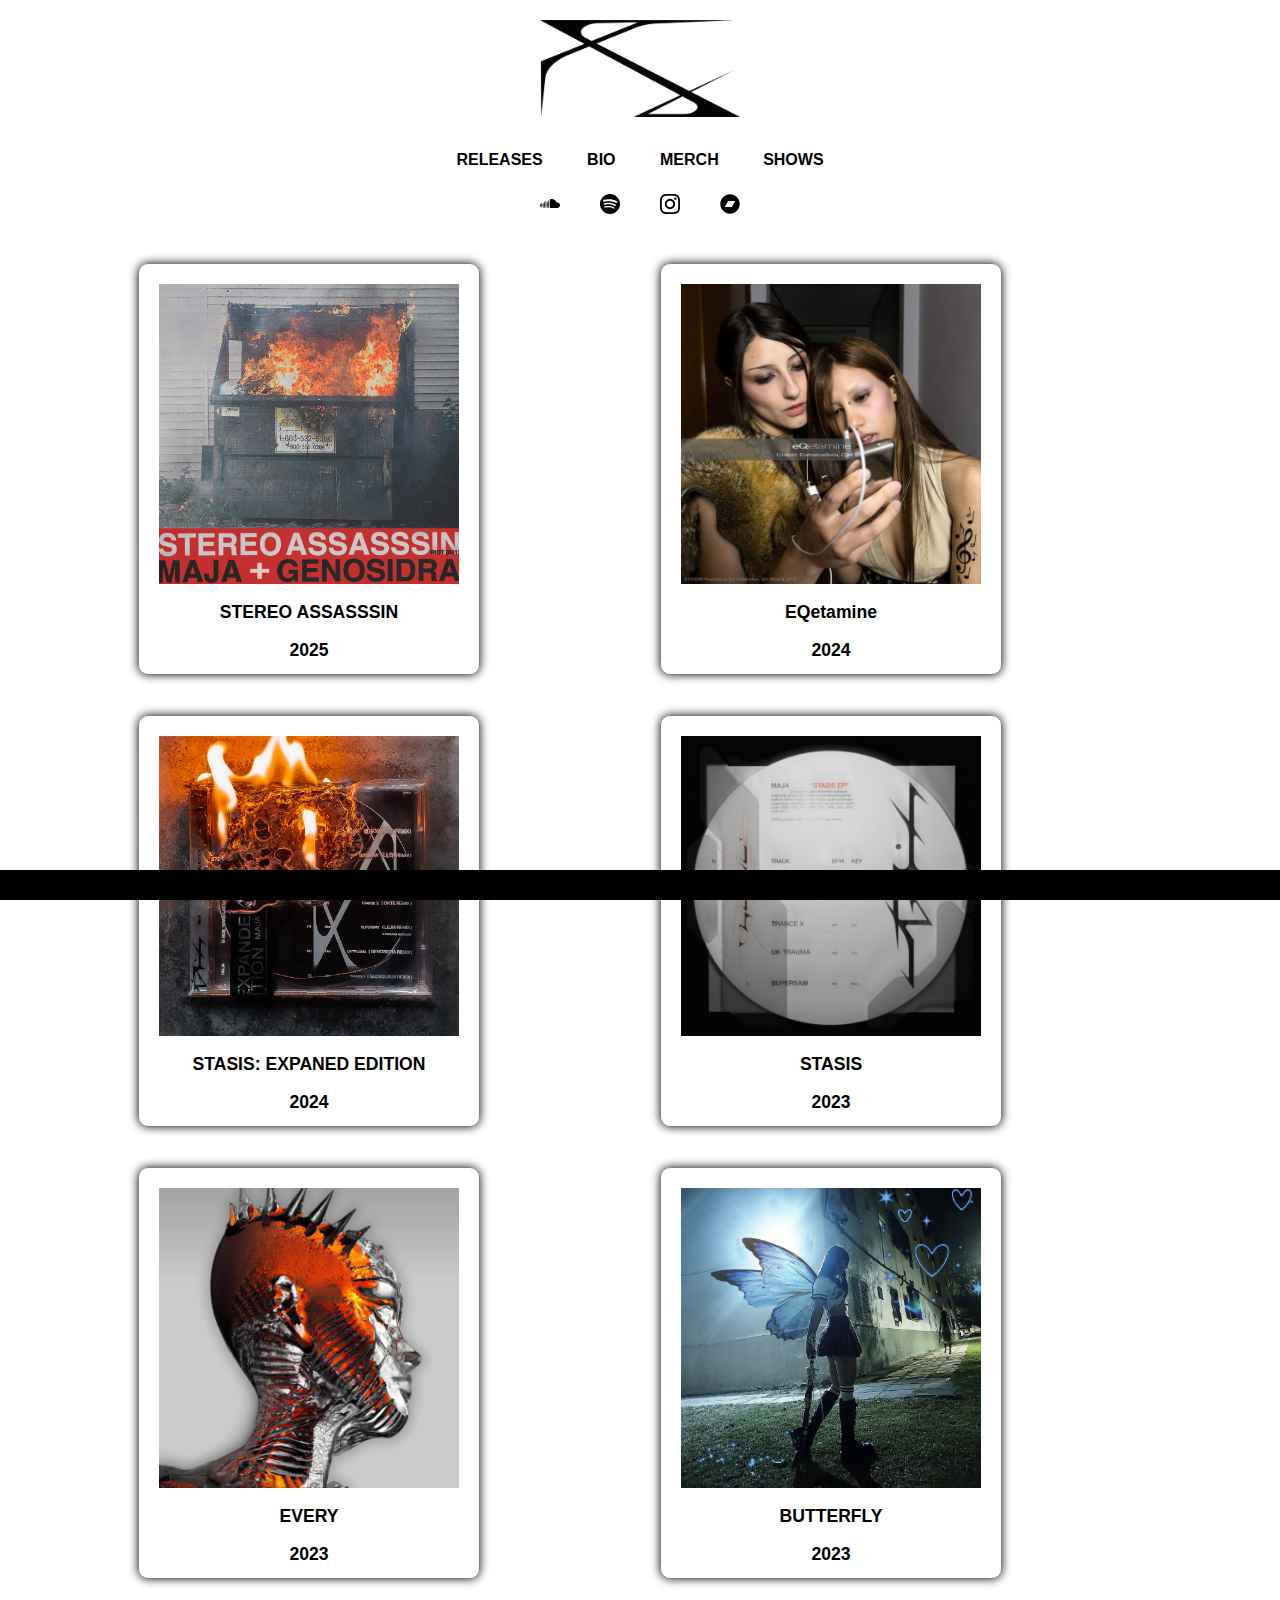
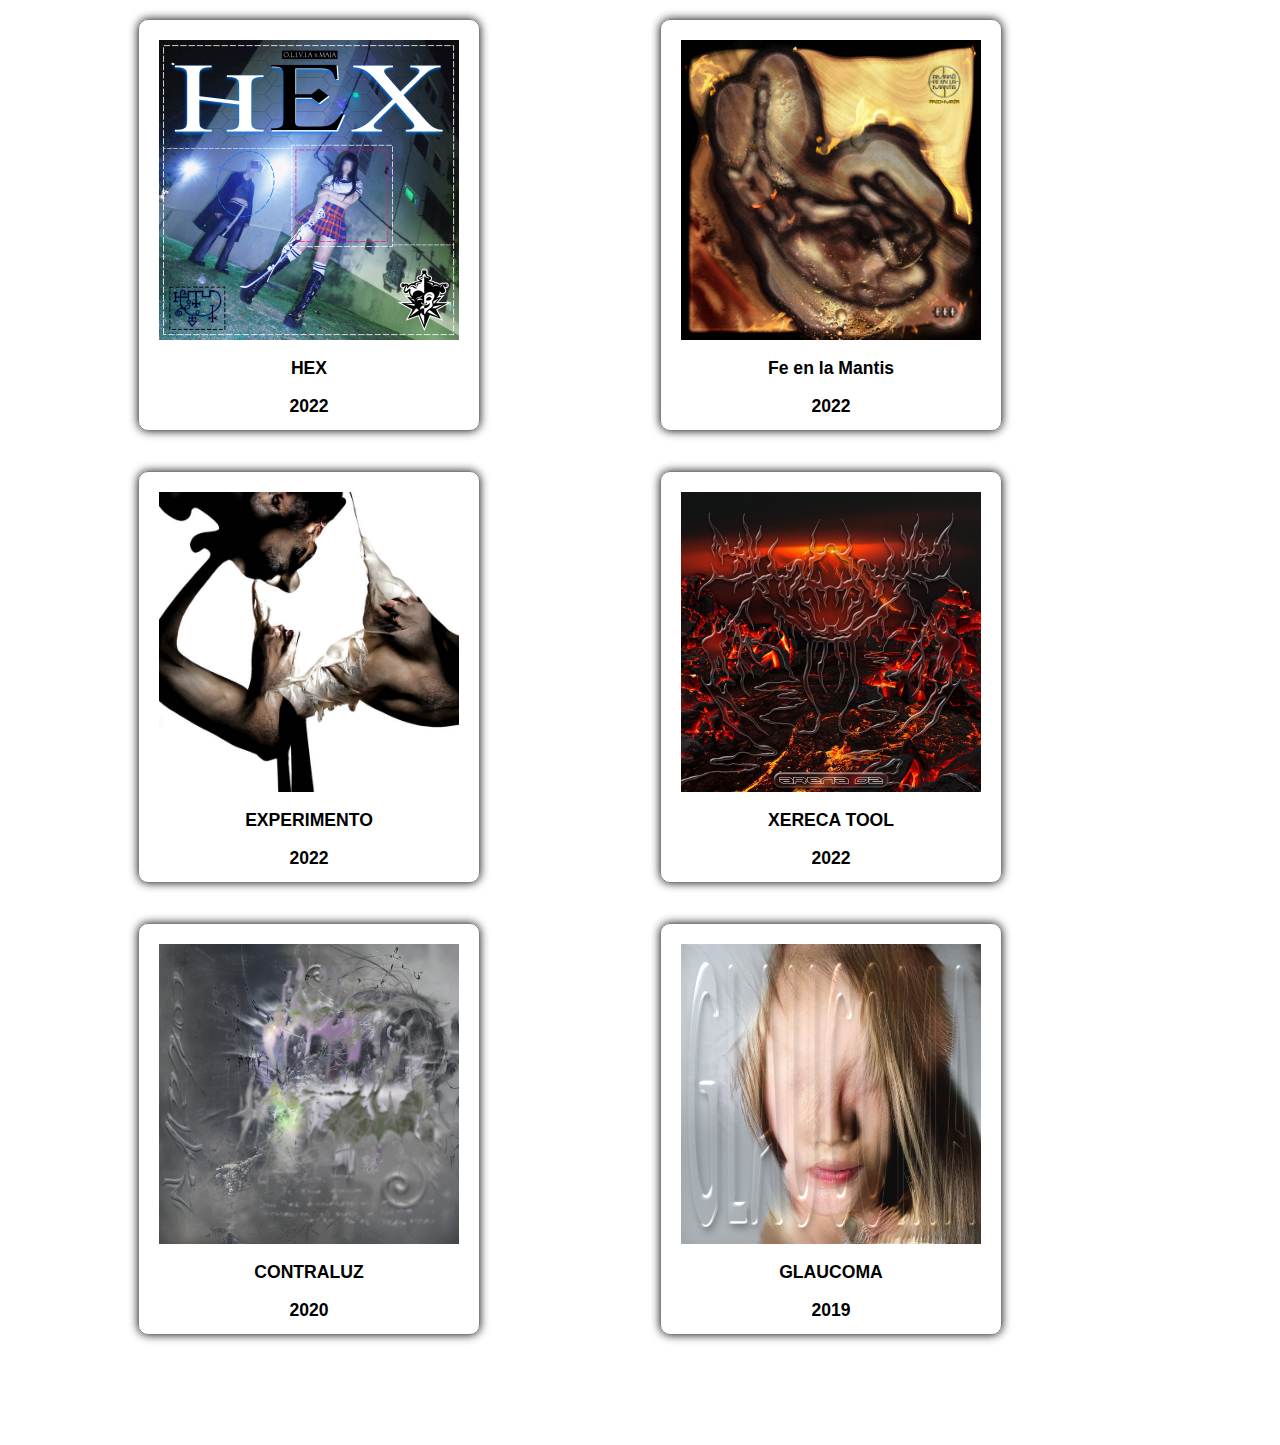
<file: index.html>
<!DOCTYPE html>
<html lang="en">

<head>
    <meta charset="UTF-8">
    <meta http-equiv="X-UA-Compatible" content="IE=edge">
    <meta name="viewport" content="width=device-width, initial-scale=1.0">
    <title>MAJA | LIVE SERVER</title>
    <link rel="stylesheet" href="styles/releases.css">
    <link rel="icon" href="assets/LOGOS STASIS/Asset 6.png" type="image/png">

    <script>
        fetch("navbar.html")
            .then(response => response.text())
            .then(data => document.getElementById("navbar").innerHTML = data);
        fetch("footer.html")
            .then(response => response.text())
            .then(data => document.getElementById("footer").innerHTML = data);
    </script>
</head>


<body>
    
    <div class="navbar" id="navbar"></div>
    <div class="container">
        <div class="container-content">
            <div class="release" onclick="window.location.href='https://open.spotify.com/intl-es/album/7IgV41jL5jpoZ2rYWiJr19'">
                <div class="release-image">
                    <img src="assets/ARTWORK RELEASES/STEREO ASSASSIN COVER.jpg" alt="STASIS">
                </div>
                <div class="release-text">
                    <p>STEREO ASSASSSIN</p>
                    <p>2025</p>
                </div>
            </div>
            <div class="release" onclick="window.location.href='https://open.spotify.com/intl-es/track/7q42Bh1YaRw8hELZZl1zbg'">
                <div class="release-image">
                    <img src="assets/ARTWORK RELEASES/EQ, Estratosfera, Qiri, MAJA, OKTE - EQetamine.jpg" alt="STASIS">
                </div>
                <div class="release-text">
                    <p>EQetamine</p>
                    <p>2024</p>
                </div>
            </div>
            <div class="release" onclick="window.location.href='https://open.spotify.com/intl-es/album/3H49f2gQ8FVy4GzblzWBVK'">
                <div class="release-image">
                    <img src="assets/ARTWORK RELEASES/MAJA - STASIS XPANDED EDITION.jpg" alt="STASIS">
                </div>
                <div class="release-text">
                    <p>STASIS: EXPANED EDITION</p>
                    <p>2024</p>
                </div>
            </div>
            <div class="release" onclick="window.location.href='https://open.spotify.com/intl-es/album/3nxifpWkYudPkeBSEzcDRc'">
                <div class="release-image">
                    <img src="assets/ARTWORK RELEASES/MAJA - STASIS EP COVER.jpg" alt="STASIS">
                </div>
                <div class="release-text">
                    <p>STASIS</p>
                    <p>2023</p>
                </div>
            </div>
            <div class="release" onclick="window.location.href='https://open.spotify.com/intl-es/album/7Iv6MDlDZODAF56AJ29BzE'">
                <div class="release-image">
                    <img src="assets/ARTWORK RELEASES/MAJA, OKTE - EVERY.jpg " alt="STASIS">
                </div>
                <div class="release-text">
                    <p>EVERY</p>
                    <p>2023</p>
                </div>
            </div>
            <div class="release" onclick="window.location.href='https://open.spotify.com/intl-es/album/2Unkqflj1Zvw4c8o4qkN6s'">
                <div class="release-image">
                    <img src="assets/ARTWORK RELEASES/O.L.I.V.I.A, MAJA, OKTE - BUTTERFLY.jpg" alt="STASIS">
                </div>
                <div class="release-text">
                    <p>BUTTERFLY</p>
                    <p>2023</p>
                </div>
            </div>
            <div class="release" onclick="window.location.href='https://open.spotify.com/intl-es/album/0VhDbHjdwQkAJFBe8FwLKY'">
                <div class="release-image">
                    <img src="assets/ARTWORK RELEASES/O.L.I.V.I.A, MAJA, - HEX.jpg" alt="STASIS">
                </div>
                <div class="release-text">
                    <p>HEX</p>
                    <p>2022</p>
                </div>
            </div>
            <div class="release" onclick="window.location.href='https://open.spotify.com/intl-es/album/1PqPx4YTMzrB7xt8G5fxm0'">
                <div class="release-image">
                    <img src="assets/ARTWORK RELEASES/AMARU, MAJA - Fe en la Mantis.jpg" alt="STASIS">
                </div>
                <div class="release-text">
                    <p>Fe en la Mantis</p>
                    <p>2022</p>
                </div>
            </div>
            <div class="release"  onclick="window.location.href='https://open.spotify.com/intl-es/track/44OTHSdsSR5gJ6PDdsVExX'">
                <div class="release-image">
                    <img src="assets/ARTWORK RELEASES/MAJA, DIGESTIVO - EXPERIMENTO.jpg" alt="STASIS">
                </div>
                <div class="release-text">
                    <p>EXPERIMENTO</p>
                    <p> 2022</p>
                </div>
            </div>
            <div class="release" onclick="window.location.href='https://open.spotify.com/intl-es/track/0C69F8u2kzYyxbyPLmcKnU'">
                <div class="release-image">
                    <img src="assets/ARTWORK RELEASES/MAJA - XERECA TOOL.jpg" alt="STASIS">
                </div>
                <div class="release-text">
                    <p>XERECA TOOL</p>
                    <p> 2022</p>
                </div>
            </div>
            <div class="release" onclick="window.location.href='https://rebotediscoteca.bandcamp.com/album/maja-contraluz'">
                <div class="release-image">
                    <img src="assets/ARTWORK RELEASES/MAJA - Contraluz.jpg" alt="STASIS">
                </div>
                <div class="release-text">
                    <p>CONTRALUZ</p>
                    <p> 2020</p>
                </div>
            </div>

            <div class="release" onclick="window.location.href='https://open.spotify.com/intl-es/album/59hyZaH6yO0XRajFMwq1nB'">
                <div class="release-image">
                    <img src="assets/ARTWORK RELEASES/MAJA - GLAUCOMA.jpg" alt="STASIS">
                </div>
                <div class="release-text">
                    <p>GLAUCOMA</p>
                    <p> 2019</p>
                </div>
            </div>
            
        </div>
    </div>
    <div class="footer" id="footer"></div> 
</body>
</html>
</file>
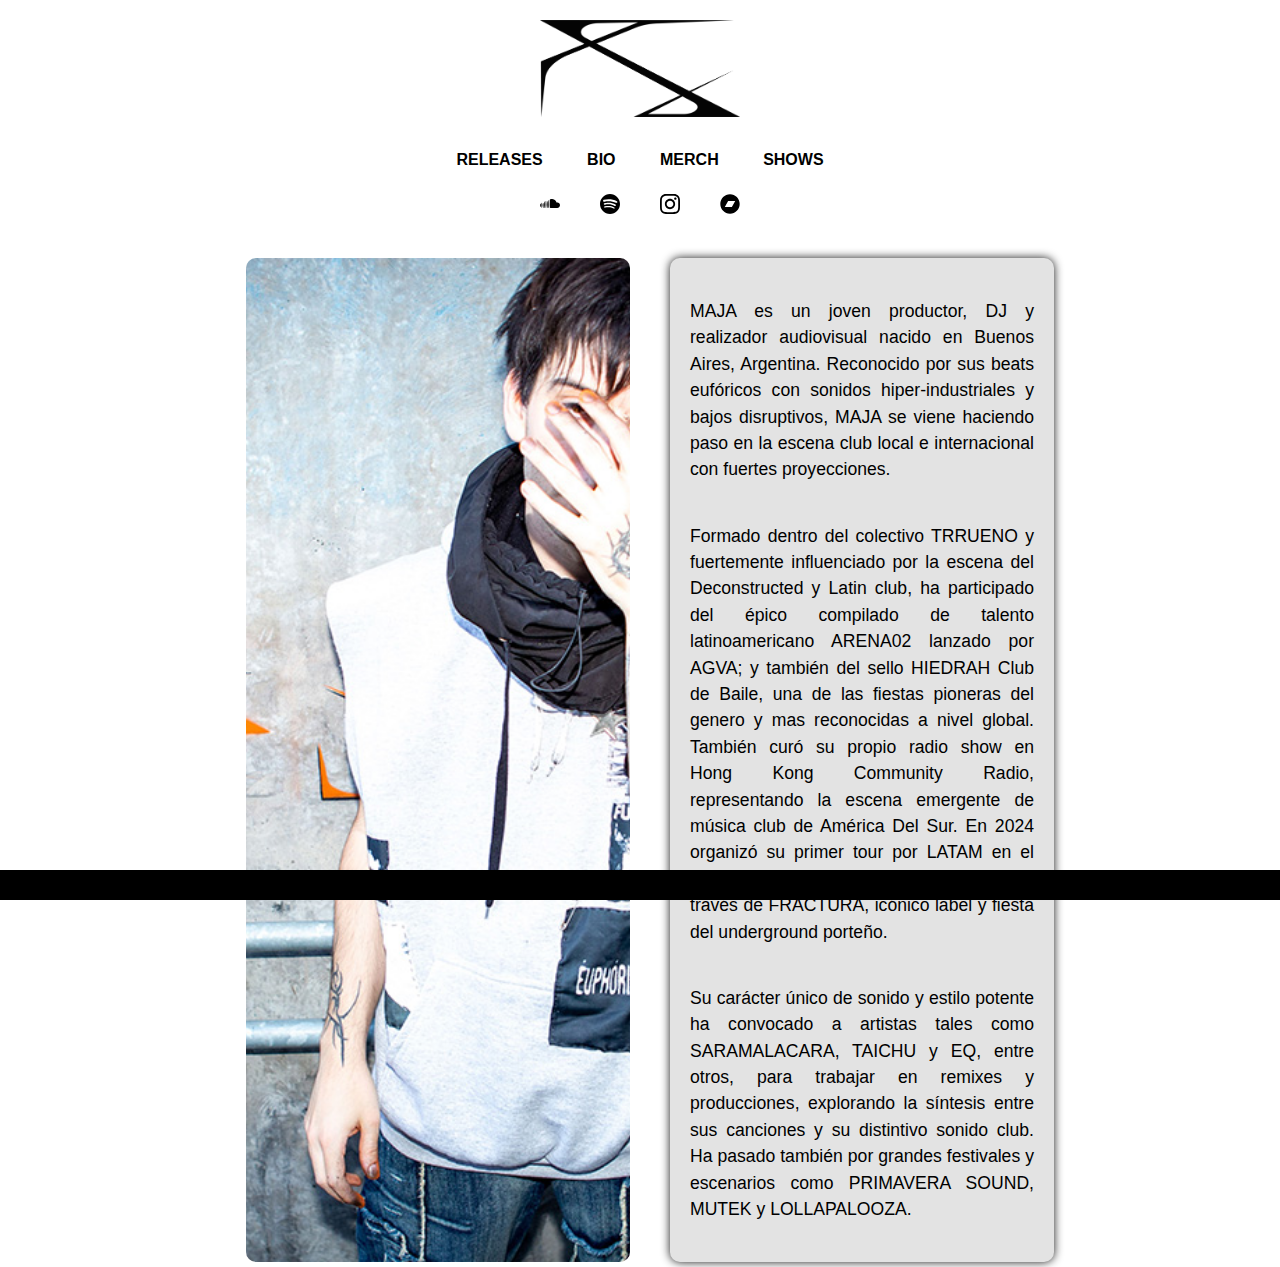
<file: bio.html>
<!DOCTYPE html>
<html lang="en">

<head>
    <meta charset="UTF-8">
    <meta http-equiv="X-UA-Compatible" content="IE=edge">
    <meta name="viewport" content="width=device-width, initial-scale=1.0">
    <title>MAJA | BIO </title>
    <link rel="stylesheet" href="styles/bio.css">
    <link rel="icon" href="assets/LOGOS STASIS/Asset 6.png" type="image/png">

    <script>
        fetch("navbar.html")
            .then(response => response.text())
            .then(data => document.getElementById("navbar").innerHTML = data);
        fetch("footer.html")
            .then(response => response.text())
            .then(data => document.getElementById("footer").innerHTML = data);
    </script>
</head>

<body>
    <div class="navbar" id="navbar"></div>
    <div class="container">
        <div class="container-content">
            <div class="image">
                <img src="assets/FOTOS MAJA/IMG_7142_CLEAN_6.jpg" alt="MAJA">
            </div>
            <div class="text">
                <p>
                    MAJA es un joven productor, DJ y realizador audiovisual nacido en Buenos Aires, Argentina.
                    Reconocido
                    por sus beats eufóricos con sonidos hiper-industriales y bajos disruptivos, MAJA se viene
                    haciendo
                    paso en la escena club local e internacional con fuertes proyecciones.
                </p>
                <p>
                    Formado dentro del colectivo TRRUENO y fuertemente influenciado por la escena del Deconstructed y
                    Latin
                    club, ha participado del épico compilado de talento latinoamericano ARENA02 lanzado por AGVA; y
                    también
                    del sello HIEDRAH Club de Baile, una de las fiestas pioneras del genero y mas reconocidas a nivel
                    global. También curó su propio radio show en Hong Kong Community Radio, representando la escena
                    emergente de música club de América Del Sur. En 2024 organizó su primer tour por LATAM en el cual
                    presentó su EP “STASIS”, editado a través de FRACTURA, icónico label y fiesta del
                    underground porteño.
                </p>
                <p>
                    Su carácter único de sonido y estilo potente ha convocado a artistas tales
                    como SARAMALACARA, TAICHU y EQ, entre otros, para trabajar en remixes y producciones,
                    explorando la síntesis entre sus canciones y su distintivo sonido club. Ha pasado también por
                    grandes
                    festivales y escenarios como PRIMAVERA SOUND, MUTEK y LOLLAPALOOZA.
                </p>
            </div>
        </div>
    </div>
    <div class="footer" id="footer"></div>
</body>

</html>
</file>
<file: footer.html>
<!DOCTYPE html>
<html lang="en">

<head>
    <meta charset="UTF-8">
    <meta http-equiv="X-UA-Compatible" content="IE=edge">
    <meta name="viewport" content="width=device-width, initial-scale=1.0">
    <link rel="stylesheet" href="styles/footer.css">
    <title>Document</title>
</head>

<body>
    <footer>
        <div class="footer">
            <marquee behavior="scroll" direction="left">

                cybergothic 
                
                The future wants to steal your soul and vaporize it in nanotechnics
                
                One/zero, light/dark, NeuromancerjWintermute. 
                
                Cybergothic vampirically contaminates and assetstrips the Marxian Critique of political economy, scrambling it with the following theses:
                
                1) Anthropormorphic surplus-value is not analytically extricable from transhuman machineries. 
                2) Markets, desire and science fiction are all parts of the infras tructure. 
                3) Virtual Capital-Extinction is immanent to production. The short-term is already hacked by the long-term. The medium-term is reefed on schizophrenia. The long-term is cancelled. 
                
                Cybergothic slams hyperheated critique into the ultramodern 'vision thing', telecommercialized retinas laser-fed on the multimedia fall-out from imploded futurity, videopacking brains with repetitive psycho-killer experiments in non-consensual wetware alteration: crazed AIS, replicants, terminators, cyberviruses, grey-goo nanohorrors ... apocalypse market overdrive. Why wait for the execution? Tomorrow has already been cremated in Hell
                
                
                
                
                
                circuitres
                
                At a signal from the software virus linking us to the matrix we cross over to the machinery, which is waiting to converge with our nervous systems. Our human camouflage is coming away, skin ripping off easily, revealing the glistening electronics. Information streams in from Cyberia; the base of true revolution, hidden from terrestrial immuno-politics in the future. At the stroke of the century's midnight we emerge from our lairs to take all security apart, integrating tomorrow. 
                
                machinic desire
                
                The perceptual-consciousness system is a skin, lying 'on the borderline between outside and inside' , a filter, or a screen. 'As a frontier creature, the ego tries to mediate between the world and the id.' Yet this mediation assumes a kind of quarantine, whereby the interaction of organism-specific id and exo-organismic reality can be monitored and negotiated, collapsing libidinal circuitry into a polarity of the psychic and the extrapsychic, inside and outside.
                
                ////////
                
                With the emergence of a market-driven integrated techno science of control and communications comes the diffusion of electronically synthesized reality interfaces across the entire efferant and afferant surface of the] Having libidinally saturated the actually-existing channels of consumption, capital is overflowing into cybersex - sex with/through computers - in its relentless passage to the traumatic disorganization of the biological order. Eros dissolves definitively into its function as a subprogram of runaway Thanatos at the point that it unreservedly invests technical interfacing with digitally synthesized excitations
                
                Cybersex depends critically on data-suits, evaporating into the nanominiaturized molecular machinery of an artificial skin, until the sockets go in, shadowed by teleneurocontrol fields, and things begin to get really weird.
                
                
                
                hypervirus
                
                Whatever ultramodernity places under the dominion of signs postmodernity subverts with virus. As culture migrates into partial-machines (lacking an autonomous reproductive system) semiotics subsides into virotechnics. 0010101011011100101101010101001100100010001010 1011101000010101100101001010001100100111001000100 000000010011111100010010010101010100001000010101 00111111001001000100011010010001010010101111000101 001000010001110100 Yes No Yes No Yes Yes No longer what does it mean? but how does it spread? Having no proper substance, or sense beyond its re re re replication, yes no no usage of virus is ever metaphorical. The word 'virus' is more re re virus. Postmodern culture re re chatters-out virus virus virus virus virus virus virus virus virus virus 0110001001001 011010010010110010010010010010 'virus' (viroductile, virogenic, immunosuppressor and and or, meta-, or or and or hyper-) virus. 101 10010010011101 100001001001. hypervirus eats the end of history 00100100100010111 10100001001 101010101010101000 10011010100100101001001010010110100100101 1110 10001 0101010101010100101010010101101010010000001000101 110101001001010100 1010010010101010010001001001001 00100100101001001010110101001001001010110101010101 010111 101000010011010101010101000100110 11 0 1 0 1 0 1 0 1 00 1 1001000100010101011101000010101100101001010001100 1001 1100100010000000000001001 11111 100010010010101 0101000010000 K-( coding for cyber)positive processes auto-intensify by occurring. A cultural example is hype: products that AT AT trade on what they will be in the future, vir virtual fashion on off, imminent technical standards, self-fulfilling prophecies and and or and artificial destinies. Anticipating a trend end end end ACC ACC accelerates it (which is in itself a re re recursive trend) Hyping collapses SF into CATA CATA catalytic tic efficiency, re-routing tomorrow through what its prospect CT CT CT makes today. Virohyping sweeps through the advertising industry. Everyone will be doing it. Virus is parasitic tic replicator code: an asignifying sequence of machinic data ATA ATA flow-break on/off, 1/0, yang/yin intrinsically destined for war. In place of mess message-content virodata is assembled bled from asignifying materials with CATA catalytic (or positively 384 HYPERVIRUS disproportionate) efficiency: intruder passcode, locational zIP-code, pseudogenomic substitute instructions, muta60nal junk (complex but latent segments), and garbage (redundant scrapcrapcrapcrapcrapcrapcrapcrapcrapcrapcrapcrapcrap) . Biovirus TA TA TA targets organisms, hackir:tg and reprogramming ATGACTTATCCACGGTACATTCAGT cellular DNA to produce more virus virus virus virus virus virus virus virus. Its enzymic cut-and-past recombinant wetware-splicing crosses singularity when retroviral reverse-transcriptase clicks in (enabling ontogenetic DNARNA circuitry and endocellular computation). ATAGGTCATGAATCTACCGATTGCAGCTGC TATTCCTCGATGATCGCATGGGCTGTGATG GCATCGTATCCGATCGATTCGAGCGATTGCAGC TACGCTATTCCTCCGAGGGATTGCAGCTACGTC GCATCGGGCTCAGATGTAGGTCATGAATCTACC GATTGCATGACTTATCCACGGTACATTCGACTC Ethnovirus targets brains Technovirus targets socioeconomic pro pro production pro processes. Infovirus targets digital 010010010001011110100001001101010101010 1000 I 00110 10100100 I 01 00 computers 100 I 01001 0 1101001 0 101111010001010101010101010010101001010110101001 000000100010111010100100101010010100100101010101 00100010010010010010010010100100101011010100100 10010101101010101010111101000010011010101010101000 1001101101010101001100100010001010101110100001010 1100 I 01 00 I 0 1 000 II 00 1 00 III 00 1000 1 000000000 100 1111 1l000l001O010101 Hypervirus targets intelligent immunosecurity structures: yes yes no yes no nomadically abstracting its processes from specific media (DNA, words, symbolic models, bit-sequences), and operantly re-engineering itself. It folds into itself, involutes, or plexes, by reprogramming corpuscular code to reprogram reprogramming reprogramming reprogramming. ROM is melted into recursive experimentation. 001010010010010110000101010101011101010010100 10010101000011011001101001011000010001001001000 Recording devices. Copiers. Faxes. Samplers. K-stammer « (re)re)reruns) cross-cut by orphan drift. Repeat infection. All hype hype hype hype hype hype hype hype hypervirus strains are plastic and interoperative. INSERT hyper-prefixing semiotic sectors TAG TAG TAG tags them for transfer into abstract ACT ACT (nonlinear transcodable) machinic systems, tuned to virtualities or hyperspeeds (futural currencies independent of defuturalization). Hypermedia configure re re every implementation within a specific medium or territory as a subfunction of extraterritorial processes. Going « ( ») ( ) ( ) «) ) « » ( ) hyper dissolves being into ACT ACT ACT activity; a material desubstantialisation on off on off. Hyperprocesses spread like Heraklitean fire re re re (although there are no analogies or metaphors in hype hype hype hype hyperspace) . Being CAG CAG cages flow within memory. Functioning as re re real antiontology, viral amnesia machinically realizes and dissolves biological TGACTCACTITACCGATIG, cultural, and technical 010110100100010110100 101001001011101001010100100100100 mnemic structures: chopping-up hierarchic-generational descendency, collapsing phylogenetic tic frozen-code into ontogeny, and immanentizing the past to operative current. Its competitive just-in-time innovations delete storage CA CA capacity, flu flu flu fluidizing energetic and informational stocks into and and or and and or orphan-vampire re re transversal 110111100010101010 vir vir virocommunication process, expressing a surplus value of code ( content) as xenoreplication-behaviour (and/or con(nective dis) junction). As war increases in in in intelligence, it becomes softer. By trashing their hosts crude viruses feedback negatively upon themselves, autolimiting their range of re regenerative infilitration. Crazy vandals like Ebola CGCGT GAGCAATCGGACTCGGCTGCTGTGCTIG (bodies dissolved quickly into slime) aren't ever going to make it big. General principle for viral take-overs in the media: the more unsophisticated the contagion, the bigger the splash (diversionary tactics excepted). CAGCTACGCTATT CTCCGAGGCTAGATTGCAGCTACGTCGCATCG 387 FANGED NOUMENA GGCTGACCGATGTAGGTCATGAATCTACCGATT GCACATGACTTAT CCACG GTCTATTC CTCGAT GATCGCATCGGGCTGACCGATGGCATCGTACOPY C UT. PASTE. Subtle viruses are slow, synergic, flexible and elusive. They execute sensitive b ehavioural control that prolongs the life of the biomachinic resources, maximizes opportunities for propogation, infiltrates and disables hostile security systems, and feeds-back positive -+-++-+-++ in in in innovation technoscience. In the macroversion, a VR prey animal hid in its enemy's head. When hunting for hype hypervirus look ok ok ok for its primary host species, which will be undergoing logistical behavioral sophistication indexed by an explosive increase in communicative intensity, population density, sexual disorganisation, cultural promiscuity, and technical sub sub subtilization (leading to neurogenomic feedback and fluidization on off on off off on of all hard-wiring into into cybernetic fluxes). Any plane planet net net 00011011010010010101011 hosting such an event is about to flip over. CATA catastrophic OKOOKOK OK zero (0 ( or «( ( )) « ) ) ( ))) 0 ° )) K-virus and (RT) retroscripts (Kobe, Tokyo, Oklahoma (Koresh, Koernke)). Apokalypse spread by the coke machine. Tomorrow's news brews-up in Korea, Kosovo ... Climbing out of a recombination apparatus of TA TA TA tape-recorders and cut-ups, hypervirus infected Burroughs in 1972, at the cusp of K( ondratieff)-wave 9 388 HYP E RVIRUS (the threshold of postmodernity). It rapidly reprocessed its target into an intelligenic no yes yes no no nova-war laboratory, volatilizing the history oflanguage into involutionary word-virus. Mutation rat rat rat rat rates jump. Vector switches through Butler, Gibson, and Cadigan fine-tune its synergic interexcitation, silt-up cybershiftinducing K(uang)-potential, and trend-lock onto noOl 01001001010111101001011101011001000100010100100010 01001001001001010010110100100100100100100100111010 0100100100011001000101100101010 K-punk pulses with telematically-accelerating neoreplicator plica tor plica tor contamination. 'Looking for a hit of snowcrash?' # ### # ## # # # ## # # # ### ## # ##### ### # ## ### # # # # ### # # #### # # # # # # # ### # ## # # # #### ## # ##### ## ## ## # ## # # ## ## # # ## # # ## # # # ### # #### ## # # As postmodern culture crosses to hypermania and ### # ## # # # ## # # # ### ### # ## ## #### # # ### # # # # ### # # # ### # # # ####### # # ### # # # ### # # # ## # # # # # # #### ## # ### ## ## ## ### # # # # ### ## ## # # ### # # ## # stop stop go stop go stop go go goes nova, it singularizes multiplicities cities cities ofinvasively autoreplicating autoreplicating plexoweapon - systems «) ««) «( (» ( » «( ) «) )( » ))) () ( ») ) that are re re re re nothing beyond their war AGA AGA against security. This is no longer a question on off on of ideological representation, exogeneous political mobilization, theoretical critique, ## ### # ## ## # # ##################### #### ## # # # # # ### # # # ### # or strategic orientation, but of decentralized cultural diagrams functioning as immanent forces of antagonism. K-war derives its sole coherence from the unity of its foe. RETURN. Ana/Cata. Switch cur« re) re) rent. (0 (0» O( r an) d( ). Ko( I Ching hexagram 49: Revolution (Molting « » ) leaves ( ) nothing i ) ntact TACT TACT. «( « « ) « ») « ( ( ))) « ) » ( » «) ( ( » ( » ) ( ») ) Cyberserk repelting-slippage into dark-side ( « ») distributive ROM-scrambling TACT tactics. « (0 0 0) (0) () «( ) ( ») « «() «( ») «« ) (» (» ( ( » ) « « ) «» « ( ) « O » « » » ) « ( »»«( ) 0 ( » ) « » ) « ( » «( () Zero program.) «( ») « « ) (» (» ( ( » ) « « ) «» ««( ) () )O«())« () ) « ( ) )) )( )) ))) ( «) 0 ())) ( ( ) » ( « ) ) ( ( «) )«( ») « « ) (» (» ( ( » ) « « ) «» ««( ) () )0(0)( ( (» « ( ) » ) ( » 0 ( » ) ( () » ( «) ) ( ( «) )«( ») « « ) (» (» ( ( » ) « « ) (0) ««( ) () ) O(m( ( (» «( ) » )( » » «( ) » )( » ») ( «) 0 ())) « » ) «(» « «» «( ») « « ) (» (» « ») «« ) «» ««( ) () ) 0 «())( ( (» « ( ) » ) ( » » « ( ) » )( » ))) «( ) 0 ( » ) ( () » «( ) ) « «) ) «0» ««) ( » (» « ») « « ) «» « «() () )O«())( «» «( ) » )( »0 ( » ) « » ) « ( » « « » « ( » ) « « ) ( » ( » 
                
                
                no future
                
                You have been dumped into a heterogeneous patchwork of criminal experiments converging upon decapitated social formations. This is where base materialism intersects cyberpunk, FUCK TOMORROW scrawled on the walls
                </marquee>
        </div>
    </footer>
</body>
</file>
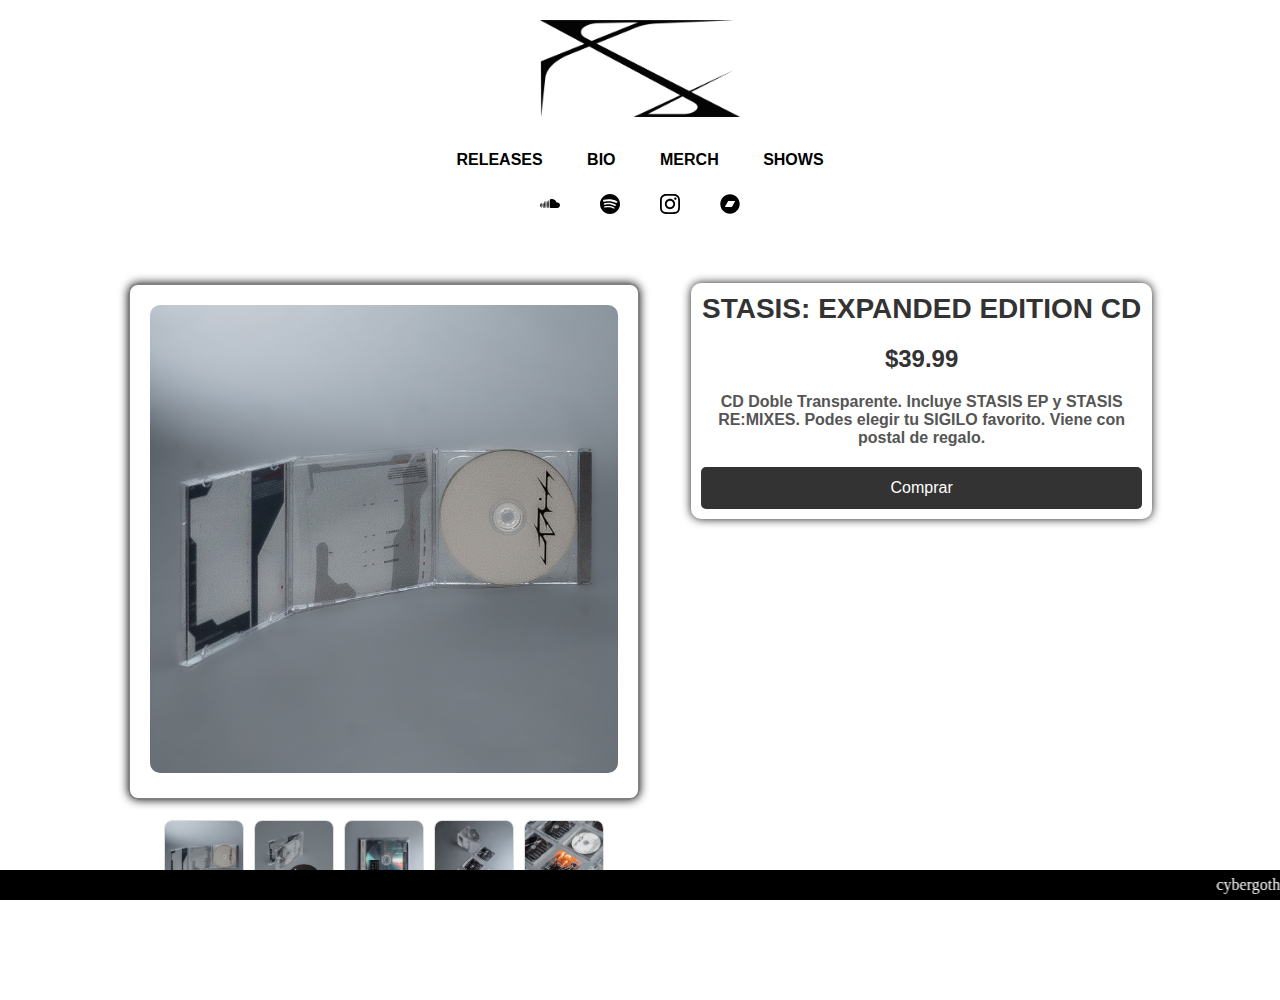
<file: merch_object.html>
<!DOCTYPE html>
<html lang="en">

<head>
    <meta charset="UTF-8">
    <meta http-equiv="X-UA-Compatible" content="IE=edge">
    <meta name="viewport" content="width=device-width, initial-scale=1.0">
    <title>MAJA | CDS </title>
    <link rel="stylesheet" href="styles/merch_object.css">
    <link rel="icon" href="assets/LOGOS STASIS/Asset 6.png" type="image/png">

    <script>
        // Cargar el navbar de manera asíncrona
        fetch("navbar.html")
            .then(response => response.text())
            .then(data => document.getElementById("navbar").innerHTML = data);
        fetch("footer.html")
            .then(response => response.text())
            .then(data => document.getElementById("footer").innerHTML = data);

        // Cambiar la imagen principal al hacer clic en las miniaturas
        document.addEventListener('DOMContentLoaded', () => {
            const thumbnails = document.querySelectorAll('.thumbnails img');
            const mainImage = document.querySelector('.main-image img');

            thumbnails.forEach(thumbnail => {
                thumbnail.addEventListener('click', () => {
                    const newImageSrc = thumbnail.getAttribute('src');
                    mainImage.src = newImageSrc;
                });
            });
        });
    </script>
</head>

<body>
    <!-- Navbar se carga aquí -->
    <div class="navbar" id="navbar"></div>

    <!-- Contenedor principal -->
    <div class="container">
        <div class="product-container">
            <!-- Galería de Imágenes -->
            <div class="product-gallery">
                <div class="main-image">
                    <img src="assets/FOTOS ESTUDIO/PHOTO OPEN WHITE.jpg" alt="Hoodie Blanco">
                </div>
                <div class="thumbnails">
                    <img src="assets/FOTOS ESTUDIO/PHOTO OPEN WHITE.jpg" alt="Hoodie Blanco 1">
                    <img src="assets/FOTOS ESTUDIO/SEMI CLOSED BLACK.jpg" alt="Hoodie Blanco 2">
                    <img src="assets/FOTOS ESTUDIO/CLOSED HOLOGRAPHIC.jpg" alt="Hoodie Blanco 1">
                    <img src="assets/FOTOS ESTUDIO/TODOS DESPLEGADOS.jpg" alt="Hoodie Blanco 2">
                    <img src="assets/FOTOS ESTUDIO/MULTI CD.jpg" alt="Hoodie Blanco 2">
                    
                </div>
            </div>

            <!-- Información del Producto -->
            <div class="product-info">
                <h1>STASIS: EXPANDED EDITION CD</h1>
                <p class="price">$39.99</p>
                <p class="description">CD Doble Transparente. Incluye STASIS EP y STASIS RE:MIXES. Podes elegir tu SIGILO favorito. Viene con postal de regalo. </p>
                <button class="add-to-cart" onclick="window.location.href='https://api.whatsapp.com/send?phone=5491122504135&text=Hola%20!%20Quiero%20un%20CD%20de%20STASIS.%20%0A%0AHi%20!%20I%20want%20a%20STASIS%20CD.'">Comprar</button>
            </div>
        </div>
    </div>

    <!-- Footer se carga aquí -->
    <div class="footer" id="footer"></div>
</body>

</html>
</file>
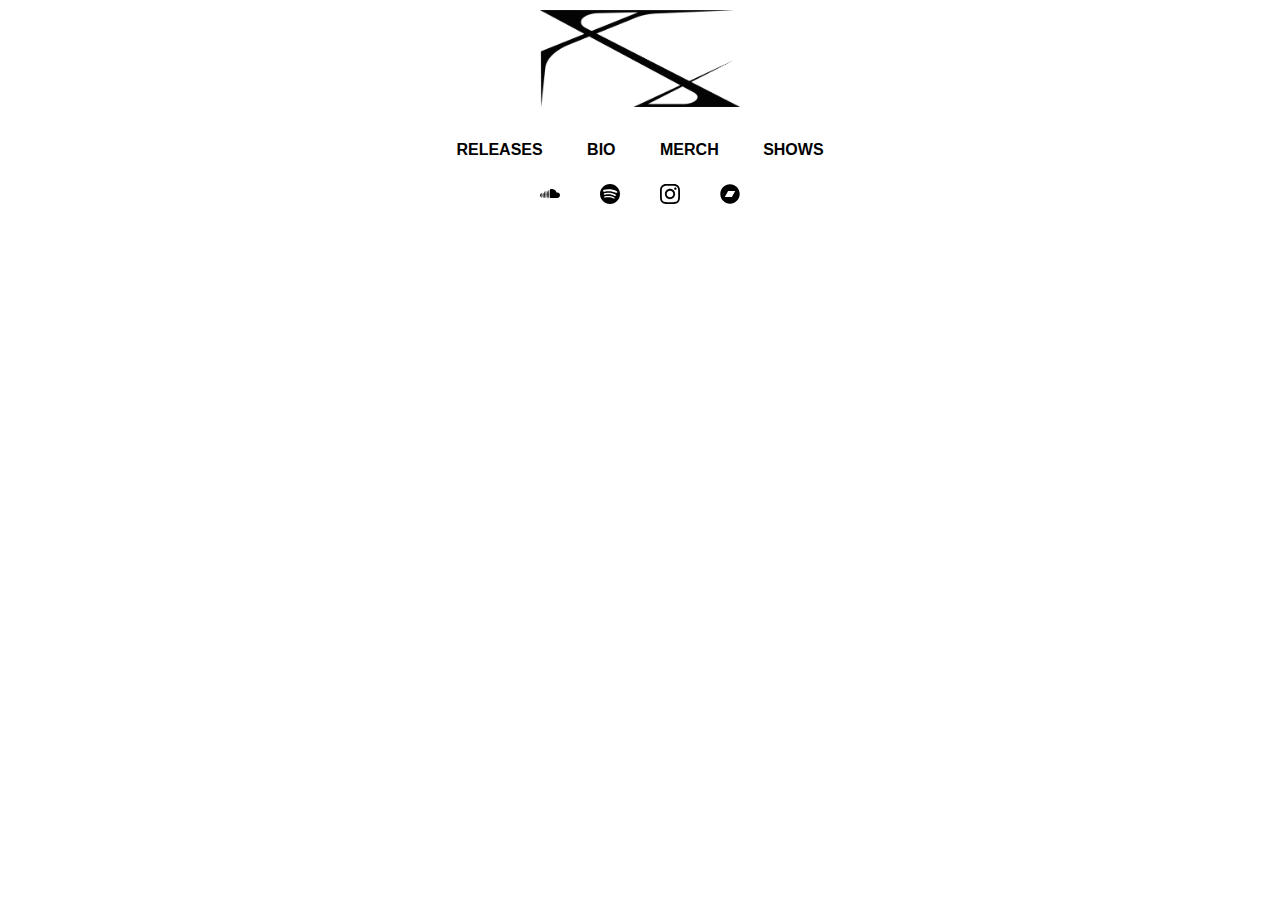
<file: navbar.html>
<!DOCTYPE html>
<html lang="en">

<head>
    <meta charset="UTF-8">
    <meta http-equiv="X-UA-Compatible" content="IE=edge">
    <meta name="viewport" content="width=device-width, initial-scale=1.0">
    <link rel="stylesheet" href="styles/navbar.css">
    <link rel="icon" href="assets/LOGOS STASIS/Asset 6.png" type="image/png">
    <title>MAJA | LIVE SERVER</title>
</head>

<body>
    <div class="navbar">
        <div class="logo" onclick="window.location.href='index.html'">
            <img src="assets/LOGOS STASIS/Asset 6.png" alt="logo">
        </div>
        <div class="items">
            <div class="item-border">
                <div class="item">
                    <a href="http://maja.network/index.html">RELEASES</a>
                </div>
                <div class="item">
                    <a href="http://maja.network/bio.html">BIO</a>
                </div>
                <div class="item">
                    <a href="http://maja.network/merch.html">MERCH</a>
                </div>
                <div class="item">
                    <a href="http://maja.network/shows.html">SHOWS</a>
                </div>
            </div>
        </div>
        <div class="socials">
            <div class="social">
                <div onclick="window.location.href='https://soundcloud.com/majjjjjja'">
                    <svg xmlns="http://www.w3.org/2000/svg"
                        viewBox="0 0 640 512"><!--!Font Awesome Free 6.7.2 by @fontawesome - https://fontawesome.com License - https://fontawesome.com/license/free Copyright 2025 Fonticons, Inc.-->
                        <path
                            d="M639.8 298.6c-1.3 23.1-11.5 44.8-28.4 60.5s-39.2 24.4-62.3 24.1h-218c-4.8 0-9.4-2-12.8-5.4s-5.3-8-5.3-12.8V130.2c-.2-4 .9-8 3.1-11.4s5.3-6.1 9-7.7c0 0 20.1-13.9 62.3-13.9c25.8 0 51.1 6.9 73.3 20.1c17.3 10.2 32.3 23.8 44.1 40.1s20 34.8 24.2 54.4c7.5-2.1 15.3-3.2 23.1-3.2c11.7-.1 23.3 2.2 34.2 6.7S606.8 226.6 615 235s14.6 18.3 18.9 29.3s6.3 22.6 5.9 34.3zm-354-153.5c.1-1 0-2-.3-2.9s-.8-1.8-1.5-2.6s-1.5-1.3-2.4-1.7s-1.9-.6-2.9-.6s-2 .2-2.9 .6s-1.7 1-2.4 1.7s-1.2 1.6-1.5 2.6s-.4 1.9-.3 2.9c-6 78.9-10.6 152.9 0 231.6c.2 1.7 1 3.3 2.3 4.5s3 1.8 4.7 1.8s3.4-.6 4.7-1.8s2.1-2.8 2.3-4.5c11.3-79.4 6.6-152 0-231.6zm-44 27.3c-.2-1.8-1.1-3.5-2.4-4.7s-3.1-1.9-5-1.9s-3.6 .7-5 1.9s-2.2 2.9-2.4 4.7c-7.9 67.9-7.9 136.5 0 204.4c.3 1.8 1.2 3.4 2.5 4.5s3.1 1.8 4.8 1.8s3.5-.6 4.8-1.8s2.2-2.8 2.5-4.5c8.8-67.8 8.8-136.5 .1-204.4zm-44.3-6.9c-.2-1.8-1-3.4-2.3-4.6s-3-1.8-4.8-1.8s-3.5 .7-4.8 1.8s-2.1 2.8-2.3 4.6c-6.7 72-10.2 139.3 0 211.1c0 1.9 .7 3.7 2.1 5s3.1 2.1 5 2.1s3.7-.7 5-2.1s2.1-3.1 2.1-5c10.5-72.8 7.3-138.2 .1-211.1zm-44 20.6c0-1.9-.8-3.8-2.1-5.2s-3.2-2.1-5.2-2.1s-3.8 .8-5.2 2.1s-2.1 3.2-2.1 5.2c-8.1 63.3-8.1 127.5 0 190.8c.2 1.8 1 3.4 2.4 4.6s3.1 1.9 4.8 1.9s3.5-.7 4.8-1.9s2.2-2.8 2.4-4.6c8.8-63.3 8.9-127.5 .3-190.8zM109 233.7c0-1.9-.8-3.8-2.1-5.1s-3.2-2.1-5.1-2.1s-3.8 .8-5.1 2.1s-2.1 3.2-2.1 5.1c-10.5 49.2-5.5 93.9 .4 143.6c.3 1.6 1.1 3.1 2.3 4.2s2.8 1.7 4.5 1.7s3.2-.6 4.5-1.7s2.1-2.5 2.3-4.2c6.6-50.4 11.6-94.1 .4-143.6zm-44.1-7.5c-.2-1.8-1.1-3.5-2.4-4.8s-3.2-1.9-5-1.9s-3.6 .7-5 1.9s-2.2 2.9-2.4 4.8c-9.3 50.2-6.2 94.4 .3 144.5c.7 7.6 13.6 7.5 14.4 0c7.2-50.9 10.5-93.8 .3-144.5zM20.3 250.8c-.2-1.8-1.1-3.5-2.4-4.8s-3.2-1.9-5-1.9s-3.6 .7-5 1.9s-2.3 2.9-2.4 4.8c-8.5 33.7-5.9 61.6 .6 95.4c.2 1.7 1 3.3 2.3 4.4s2.9 1.8 4.7 1.8s3.4-.6 4.7-1.8s2.1-2.7 2.3-4.4c7.5-34.5 11.2-61.8 .4-95.4z" />

                    </svg>
                </div>
                <div onclick="window.location.href='https://open.spotify.com/intl-es/artist/1vt66Aetdj6e4TpfaXpmhx'">
                    <svg xmlns="http://www.w3.org/2000/svg"
                        viewBox="0 0 496 512"><!--!Font Awesome Free 6.7.2 by @fontawesome - https://fontawesome.com License - https://fontawesome.com/license/free Copyright 2025 Fonticons, Inc.-->
                        <path
                            d="M248 8C111.1 8 0 119.1 0 256s111.1 248 248 248 248-111.1 248-248S384.9 8 248 8zm100.7 364.9c-4.2 0-6.8-1.3-10.7-3.6-62.4-37.6-135-39.2-206.7-24.5-3.9 1-9 2.6-11.9 2.6-9.7 0-15.8-7.7-15.8-15.8 0-10.3 6.1-15.2 13.6-16.8 81.9-18.1 165.6-16.5 237 26.2 6.1 3.9 9.7 7.4 9.7 16.5s-7.1 15.4-15.2 15.4zm26.9-65.6c-5.2 0-8.7-2.3-12.3-4.2-62.5-37-155.7-51.9-238.6-29.4-4.8 1.3-7.4 2.6-11.9 2.6-10.7 0-19.4-8.7-19.4-19.4s5.2-17.8 15.5-20.7c27.8-7.8 56.2-13.6 97.8-13.6 64.9 0 127.6 16.1 177 45.5 8.1 4.8 11.3 11 11.3 19.7-.1 10.8-8.5 19.5-19.4 19.5zm31-76.2c-5.2 0-8.4-1.3-12.9-3.9-71.2-42.5-198.5-52.7-280.9-29.7-3.6 1-8.1 2.6-12.9 2.6-13.2 0-23.3-10.3-23.3-23.6 0-13.6 8.4-21.3 17.4-23.9 35.2-10.3 74.6-15.2 117.5-15.2 73 0 149.5 15.2 205.4 47.8 7.8 4.5 12.9 10.7 12.9 22.6 0 13.6-11 23.3-23.2 23.3z" />
                    </svg>
                </div>
                <div onclick="window.location.href='https://www.instagram.com/______maja/'">
                    <svg xmlns="http://www.w3.org/2000/svg"
                        viewBox="0 0 448 512"><!--!Font Awesome Free 6.7.2 by @fontawesome - https://fontawesome.com License - https://fontawesome.com/license/free Copyright 2025 Fonticons, Inc.-->
                        <path
                            d="M224.1 141c-63.6 0-114.9 51.3-114.9 114.9s51.3 114.9 114.9 114.9S339 319.5 339 255.9 287.7 141 224.1 141zm0 189.6c-41.1 0-74.7-33.5-74.7-74.7s33.5-74.7 74.7-74.7 74.7 33.5 74.7 74.7-33.6 74.7-74.7 74.7zm146.4-194.3c0 14.9-12 26.8-26.8 26.8-14.9 0-26.8-12-26.8-26.8s12-26.8 26.8-26.8 26.8 12 26.8 26.8zm76.1 27.2c-1.7-35.9-9.9-67.7-36.2-93.9-26.2-26.2-58-34.4-93.9-36.2-37-2.1-147.9-2.1-184.9 0-35.8 1.7-67.6 9.9-93.9 36.1s-34.4 58-36.2 93.9c-2.1 37-2.1 147.9 0 184.9 1.7 35.9 9.9 67.7 36.2 93.9s58 34.4 93.9 36.2c37 2.1 147.9 2.1 184.9 0 35.9-1.7 67.7-9.9 93.9-36.2 26.2-26.2 34.4-58 36.2-93.9 2.1-37 2.1-147.8 0-184.8zM398.8 388c-7.8 19.6-22.9 34.7-42.6 42.6-29.5 11.7-99.5 9-132.1 9s-102.7 2.6-132.1-9c-19.6-7.8-34.7-22.9-42.6-42.6-11.7-29.5-9-99.5-9-132.1s-2.6-102.7 9-132.1c7.8-19.6 22.9-34.7 42.6-42.6 29.5-11.7 99.5-9 132.1-9s102.7-2.6 132.1 9c19.6 7.8 34.7 22.9 42.6 42.6 11.7 29.5 9 99.5 9 132.1s2.7 102.7-9 132.1z" />
                    </svg>
                </div>
                <div onclick="window.location.href='https://fracturalabel.bandcamp.com/'">
                    <svg xmlns="http://www.w3.org/2000/svg" viewBox="0 0 512 512"><!--!Font Awesome Free 6.7.2 by @fontawesome - https://fontawesome.com License - https://fontawesome.com/license/free Copyright 2025 Fonticons, Inc.--><path d="M256 8C119 8 8 119 8 256S119 504 256 504 504 393 504 256 393 8 256 8zm48.2 326.1h-181L207.9 178h181z"/></svg>
                </div>
            </div>
        </div>
    </div>
</body>
</file>
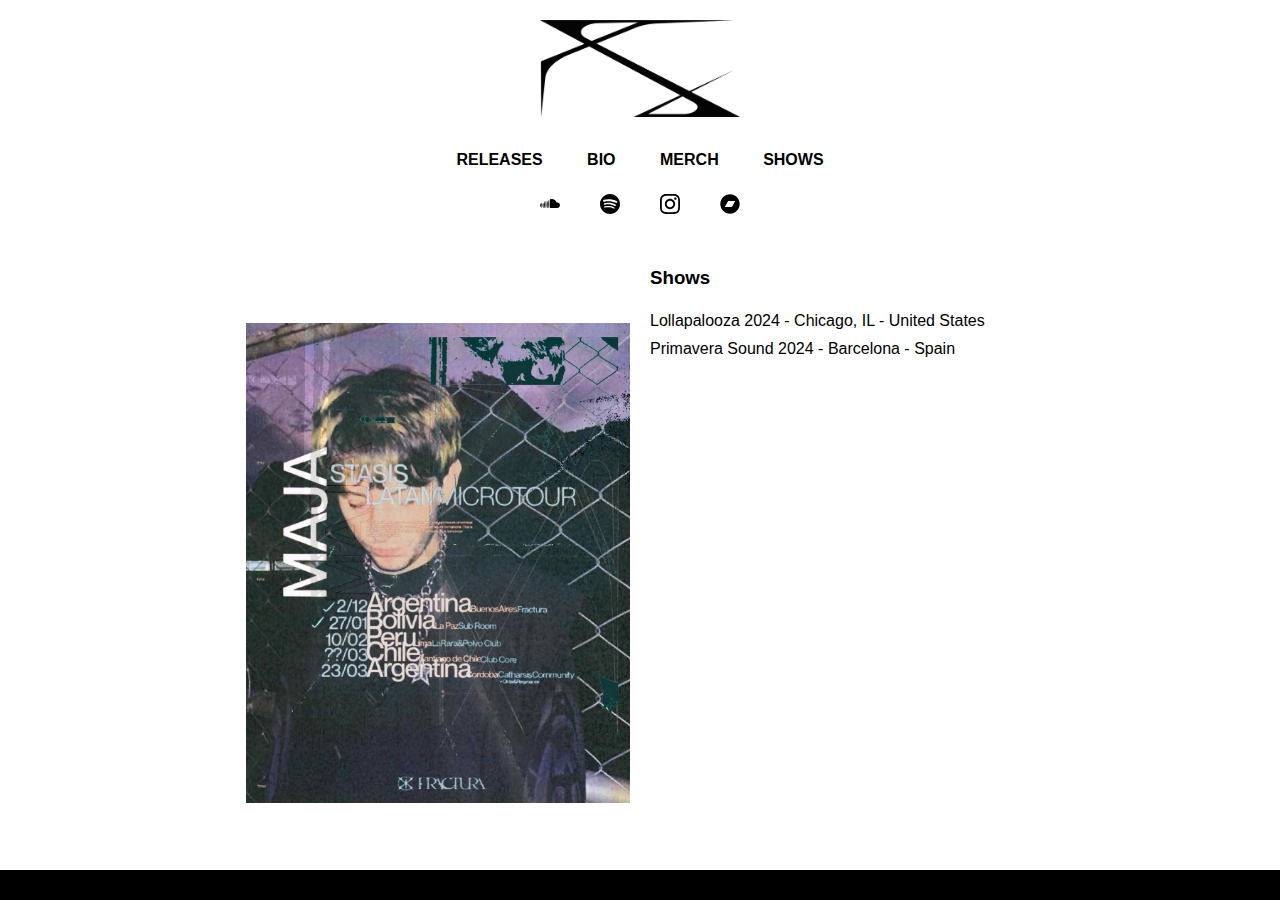
<file: shows.html>
<!DOCTYPE html>
<html lang="en">

<head>
    <meta charset="UTF-8">
    <meta http-equiv="X-UA-Compatible" content="IE=edge">
    <meta name="viewport" content="width=device-width, initial-scale=1.0">
    <title>MAJA web</title>
    <link rel="stylesheet" href="/styles/shows.css">

    <script>
        fetch("navbar.html")
            .then(response => response.text())
            .then(data => document.getElementById("navbar").innerHTML = data);
        fetch("footer.html")
            .then(response => response.text())
            .then(data => document.getElementById("footer").innerHTML = data);
    </script>
</head>

<body>
    <div class="navbar" id="navbar"></div>
    <div class="container">
        <div class="container-content">
            <div class="image">
                <img src="assets/ARTWORK RELEASES/flyer tour.jpg" alt="MAJA">
            </div>
            <div class="list">
                <h3>Shows</h3>
                <div class="list-item">
                    <span>Lollapalooza 2024 -  Chicago, IL - United States</span>
                </div>
                <div class="list-item">
                    <span>Primavera Sound 2024 - Barcelona - Spain</span>
                </div>
            </div>
        </div>
    </div>
    <div class="footer" id="footer"></div>
</body>

</html>
</file>
<file: styles/releases.css>
.container{
    display: flex;
    justify-content: center;
    align-items: center;
    width: 100vw;
    font-family: 'Roboto', sans-serif;
    font-weight: bold;
    font-size: 1.1rem;
    margin-bottom: 100px;
}


.container-content{
    display: grid;
    grid-template-columns: repeat(auto-fit, minmax(350px, 1fr));
    align-items: center;
    text-align: center;
    gap: 20px;
    justify-content: center;
    width: 80%;
    height: 100%;
    margin-top: 10px;
}

.release{
    border: 0.5px solid grey;
    border-radius: 10px;
    box-shadow: 0 0 10px rgba(0, 0, 0, 0.9);
    margin: 10px;
    width: 300px;
    padding: 20px;
    height: 370px;
    text-align: center;
}

.release:hover{
    cursor: pointer;
    transform: scale(1.01);
    transition: all .2s ease-in-out;
    filter: brightness(1.1);
}

.release-image{
    width: 300px;
    height: 300px;
    object-fit: cover;
}

.release-image img{
    width: 100%;
    height: 100%;
}

.blur{
    filter: blur(5px);
}
</file>
<file: styles/bio.css>
/* Contenedor principal */
.container {
    display: flex;
    justify-content: center;
    align-items: center;
    height: 70vh;
    width: 100vw;
    font-family: 'Roboto', sans-serif;
    font-size: 1.1rem;
    padding: 10px; /* Asegura que haya un pequeño margen de espaciado */
}

/* Contenedor interior */
.container-content {
    display: flex;
    justify-content: center;
    width: 100%;
    height: 100%;
    margin-top: 10px;
    flex-wrap: wrap;  /* Permite que los elementos se ajusten en pantallas pequeñas */
}

/* Imagen */
.image {
    width: 30%;
    min-width: 150px; /* Asegura que la imagen tenga un ancho mínimo */
}

.image img {
    width: 100%;
    height: 100%;
    object-fit: cover;
    border-radius: 10px;
}

/* Contenedor de texto */
.text {
    background-color: rgba(0, 0, 0, 0.11);
    color: black;
    padding: 20px;
    box-shadow: 0 0 10px rgba(0, 0, 0, 0.9);
    border-radius: 10px;
    width: 30%;  /* Hace que el contenedor tenga un ancho inicial del 30% */
    display: flex;
    flex-direction: column;
    justify-content: flex-start;
    text-align: justify;
    height: auto;  /* Cambia la altura a 'auto' para que el contenedor crezca según el contenido */
    margin-left: 40px;
    line-height: 1.5;
    word-wrap: break-word;
    box-sizing: border-box;
    overflow: hidden;
    min-width: 200px;  /* Asegura que el texto nunca se reduzca demasiado */
}

/* Ajustes de texto */
.text p {
    margin: 20px 0;
}

/* Media Queries para pantallas medianas y pequeñas */
@media screen and (max-width: 1024px) {
    .container {
        width: 100%;
        flex-direction: column;
        height: auto;
    }
    .container-content {
        flex-direction: column;
        margin-top: 0;
        justify-content: center;
        align-items: center;
    }
    .image {
        width: 80%;          /* Hace que la imagen ocupe el 80% */
        min-width: 150px;    /* Mantén el tamaño mínimo de la imagen */
        margin-bottom: 20px; /* Añadimos espacio debajo de la imagen */
    }
    .text {
        width: 80%;       /* Hace que el texto ocupe el 80% */
        margin-left: 0;    /* Elimina el margen izquierdo */
        padding: 20px;
        max-width: 100%;   /* Asegura que no haya desbordamiento */
        box-sizing: border-box;
        min-width: 200px; /* Evita que el texto se reduzca demasiado */
    }
}

@media screen and (max-width: 768px) {
    .container {
        width: 100%;
        flex-direction: column;
        height: auto;
    }
    .container-content {
        flex-direction: column;
        justify-content: center;
        align-items: center;
    }
    .image {
        width: 90%;          /* Hace que la imagen ocupe el 90% */
        min-width: 200px;    /* Mantén el tamaño mínimo de la imagen */
        margin-bottom: 20px; /* Añadimos espacio debajo de la imagen */
    }
    .text {
        width: 100%;       /* Asegura que el texto ocupe todo el ancho */
        max-width: 100%;   /* Asegura que no haya desbordamiento */
        margin-left: 0;
        padding: 15px;
        box-sizing: border-box;
        min-width: 200px;  /* Asegura que el texto nunca se reduzca demasiado */
    }
}
</file>
<file: styles/footer.css>
/* Definimos el contenedor del texto */
.footer {
    width: 100%;
    height: 30px; /* Altura fija para el contenedor */
    overflow: hidden; /* Oculta el texto fuera del contenedor */
    position: fixed; /* Fijar el contenedor en la parte inferior */
    bottom: 0; /* Asegura que quede en el borde inferior de la página */
    background-color: black; /* Fondo negro */
    padding: 0; /* Elimina todo el espaciado alrededor */
    margin: 0; /* Elimina cualquier margen adicional */
    text-align: left; /* Alinea el texto a la izquierda */
    display: flex; /* Usamos flexbox para centrar verticalmente */
    justify-content: flex-start; /* Alinea el contenido hacia la izquierda */
    align-items: center; /* Centra verticalmente el contenido */
}

/* El texto dentro del footer */
.footer p {
    display: inline-block; /* Permite que el texto se mueva en una sola línea */
    white-space: nowrap; /* Evita que el texto se divida en varias líneas */
    font-family: 'Roboto', sans-serif;
    font-size: 1.05rem;
    color: white; /* Color del texto blanco */
    margin: 0; /* Elimina el margen para que no haya espacios adicionales */
    font-weight: bold;
    position: absolute; /* Control total sobre el movimiento */
    left: 100%; /* Comienza fuera de la pantalla, en el borde derecho */
    animation: scrollText 150s linear infinite; /* Animación de movimiento con la duración de 40s */
    will-change: transform;
}

/* Animación para mover el texto de derecha a izquierda */
@keyframes scrollText {
    0% {
        transform: translateX(0%); /* Empieza fuera de la pantalla, a la derecha */
    }
    100% {
        transform: translateX(-100%); /* Termina fuera de la pantalla, a la izquierda */
    }
}


/* Ajuste para pantallas pequeñas, manteniendo la misma duración de animación */
@media screen and (max-width: 768px) {
    .footer p {
        font-size: 1rem; /* Reducir el tamaño de la fuente si es necesario */
        /* No cambiamos la animación en móviles, dejamos la misma duración */
        animation: scrollText 150s linear infinite; /* Mantener la misma velocidad */
    }
}
</file>
<file: styles/navbar.css>
html, body{
    margin: 0;
    padding: 0;
}

.navbar{
    padding: 10px;
    text-align: center;
    justify-content: center;
    align-items: center;
    font-weight: 600;
    font-family: 'Roboto', sans-serif;
}

.navbar .logo{
    display: inline-block;
    width: 200px;
}

.navbar .logo img{
    width: 100%;
}

.navbar .items{
    margin-top: 30px;
    width: 100%;
}

.navbar .item{
    display: inline-block;
    margin: 0 20px;
}

.navbar .item a{
    text-decoration: none;
    color: black;
}

.social{
    margin-top: 20px;
    width: 100%;
    display: flex;
    justify-content: center;
}
.social svg{
    width: 20px;
    height: 30px;
    cursor: pointer;
    align-items: center;
    margin: 0 20px;
}

@media screen and (max-width: 600px) {
    .navbar .logo{
        width: 200px;
    }
    .navbar .item{
        margin: 0 10px;
    }

    .social svg{
        margin: 0 10px;
    }
}
</file>
<file: styles/shows.css>
.container{
    display: flex;
    justify-content: center;
    align-items: center;
    height: 70vh;
    width: 100vw;
    font-family: 'Roboto', sans-serif;
}

.container-content{
    display: flex;
    justify-content: center;
    width: 100%;
    height: 100%;
    margin-top: 10px;
}

.image{
    width: 30%;
}

.image img{
    width: 100%;
    height: 100%;
    object-fit: contain;
}

.list{
    width: 30%;
    display: flex;
    flex-direction: column;
    justify-content: flex-start;
    height: 100%;
    margin-left: 20px;
}

.list-item{
    margin: 5px 0;
}

@media screen and (max-width: 768px) {
    .container{
        width: 100%;
        flex-direction: column;
        height: auto;    
    }
    .container-content{
        flex-direction: column;
        margin-top: 0;
        justify-content: center;
        align-items: center;
    }
    .image{
        width: 80%;
    }
    .list{
        width: 80%;
        margin-left: 0;
    }
}
</file>
<file: styles/merch_object.css>
/* Reset de márgenes y rellenos */
* {
    margin: 0;
    padding: 0;
    box-sizing: border-box;
}

/* Contenedor principal */
.container {
    display: flex;
    justify-content: center;
    align-items: flex-start;  /* Alinea al principio */
    width: 100vw;
    font-family: 'Roboto', sans-serif;
    font-weight: bold;
    font-size: 1.1rem;
    margin-bottom: 100px;
    padding-top: 40px; /* Espaciado superior */
    text-align: center;
}

/* Contenedor de producto */
.product-container {
    display: flex;
    justify-content: space-between;
    align-items: flex-start; /* Alinea los elementos al principio */
    gap: 20px;
    width: 80%;  /* Puede ajustar el ancho al que quieras */
    max-width: 1200px;
}

/* Galería de imágenes */
.product-gallery {
    display: flex;
    flex-direction: column;
    gap: 20px;
    width: 50%;  /* 50% de la pantalla para las imágenes */
}

.main-image {
    width: 100%;
    height: 100%;
    border: 2px solid grey;  /* Ajuste del grosor del borde */
    box-shadow: 0 0 10px rgba(0, 0, 0, 0.9);
    border-radius: 10px;
    padding: 20px; /* Agrega espacio entre la imagen y el borde del contenedor */
}

.main-image img {
    width: 100%;
    height: 100%;
    object-fit: contain; /* Asegura que la imagen se ajuste sin distorsionarse */
    border-radius: 10px;
}

/* Miniaturas */
.thumbnails {
    display: flex;
    gap: 10px;
    justify-content: center;
}

.thumbnails img {
    width: 80px;
    height: 80px;
    object-fit: cover;
    border: 1px solid #ddd;
    border-radius: 8px;
    cursor: pointer;
    transition: transform 0.3s ease;
}

.thumbnails img:hover {
    transform: scale(1.1);
}

/* Información del Producto */
.product-info {
    width: 45%;  /* 45% de la pantalla para el texto */
    display: flex;
    flex-direction: column;
    justify-content: space-between;
    gap: 20px;
    padding: 10px;
    border-radius: 10px;
    box-shadow: 0 0 10px rgba(0, 0, 0, 0.9);
}

.product-info h1 {
    font-size: 28px;
    color: #333;
}

.product-info .price {
    font-size: 24px;
    color: #333;
    font-weight: bold;
}

.product-info .description {
    font-size: 16px;
    color: #555;
}

.add-to-cart {
    padding: 12px 20px;
    font-size: 16px;
    background-color: #333;
    color: white;
    border: none;
    cursor: pointer;
    border-radius: 5px;
    transition: background-color 0.3s;
}

.add-to-cart:hover {
    background-color: #555;
}

/* Navbar y Footer */


.footer {
    background-color: #333;
    color: white;
    padding: 10px;
    position: absolute;
    bottom: 0;
    width: 100%;
}
</file>
